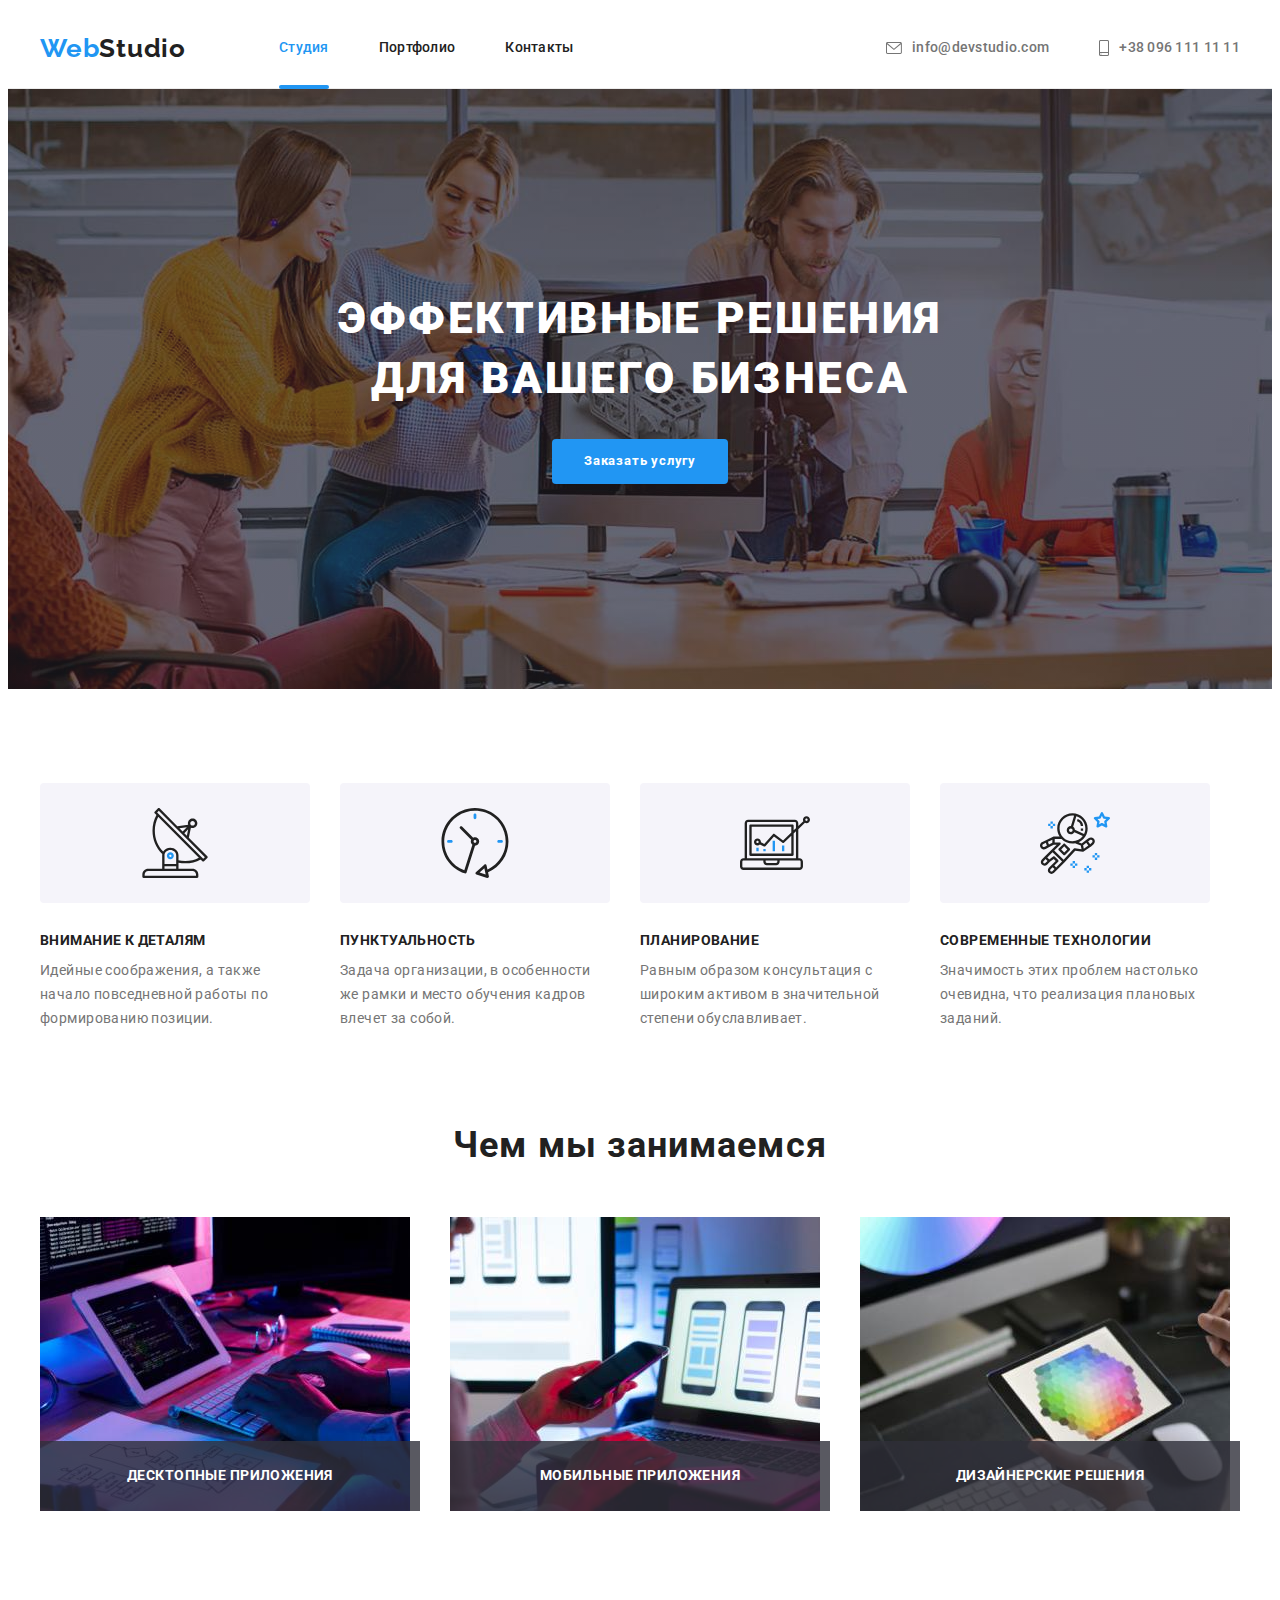
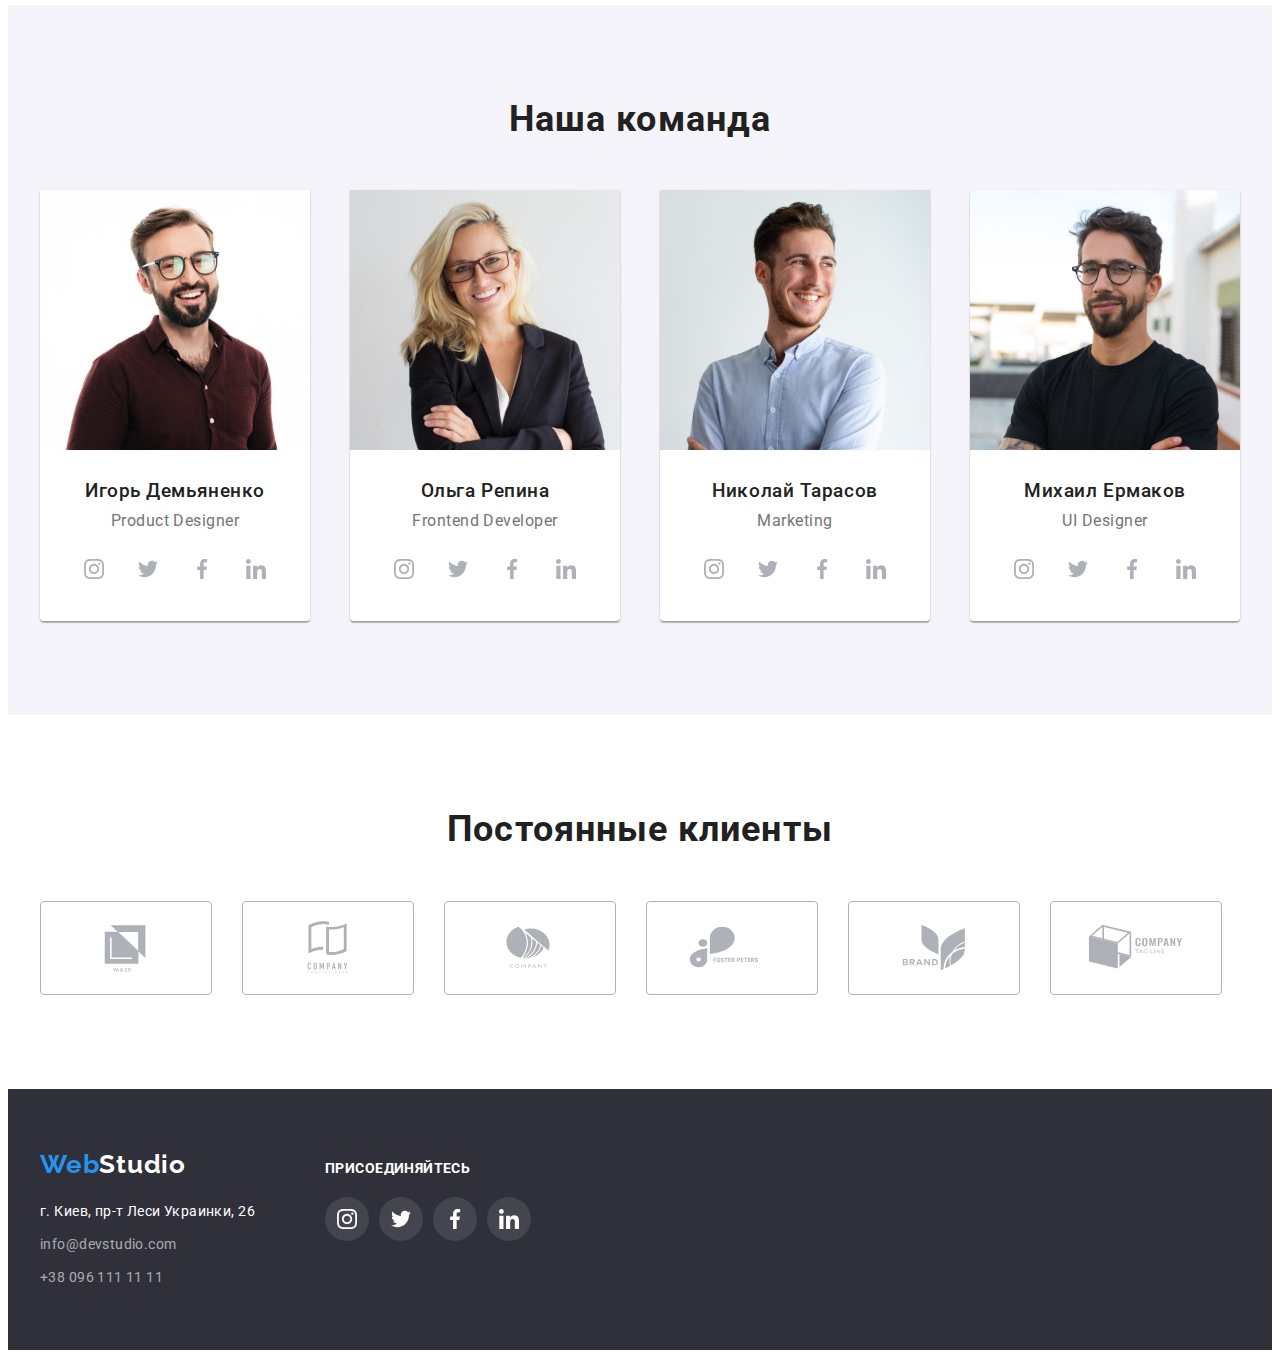
<file: index.html>
<!DOCTYPE html>
<html lang="ru">
  <head>
    <meta charset="UTF-8" />
    <meta http-equiv="X-UA-Compatible" content="IE=edge" />
    <meta name="viewport" content="width=h, initial-scale=1.0" />
    <title>Document</title>
    <link rel="preconnect" href="https://fonts.googleapis.com" />
    <link rel="preconnect" href="https://fonts.gstatic.com" crossorigin />
    <link
      href="https://fonts.googleapis.com/css2?family=Raleway:wght@700&family=Roboto:wght@400;500;700;900&display=swap"
      rel="stylesheet"
    />

    <link
      rel="stylesheet"
      href="https://cdnjs.cloudflare.com/ajax/libs/modern-normalize/1.1.0/modern-normalize.min.css"
      integrity="sha512-wpPYUAdjBVSE4KJnH1VR1HeZfpl1ub8YT/NKx4PuQ5NmX2tKuGu6U/JRp5y+Y8XG2tV+wKQpNHVUX03MfMFn9Q=="
      crossorigin="anonymous"
      referrerpolicy="no-referrer"
    />

    <link rel="stylesheet" href="./css/styles.css" />
  </head>

  <body>
    <header class="header">
      <div class="container header-container">
        <nav class="header-navigation">
          <a class="header-logo link" href="/"
            >Web<span class="span-logo">Studio</span>
          </a>

          <ul class="header-list list">
            <li class="item">
              <a class="header-item link current" href="./index.html">Студия</a>
            </li>
            <li class="item">
              <a class="header-item link" href="./portfolio.html">Портфолио</a>
            </li>
            <li class="item">
              <a class="header-item link" href="">Контакты</a>
            </li>
          </ul>
        </nav>

        
          <ul class="contact-list list">
            <li class="item contact-item">
              <a class="header-contact link" href="mailto:info@devstudio.com"
                > <svg class="item-svg" width="16" height="12">
                  <use href="./images/symbol-defs.svg#icon-envelope-1"></use>
                </svg>info@devstudio.com</a>
                
              
            </li>
            <li class="item contact-item">
              <a class="header-contact link" href="tel:+380961111111"
                > <svg class="item-svg" width="10" height="16">
                  <use href="./images/symbol-defs.svg#icon-smartphone-1"></use>
                </svg>+38 096 111 11 11</a
              >
            </li>
          </ul>
        
      </div>
    </header>

    <main>
      <!--   Hero    -->

      <section class="hero">
        <div class="container-hero">
          <h1 class="hero-title">
            Эффективные решения <br />
            для вашего бизнеса
          </h1>
          <button class="hero-button cursor" type="button" data-modal-open>
            Заказать услугу
          </button>
        </div>
      </section>

      <!-- Features  -->

      <section class="features-section section">
        <div class="container">
          <h2 class="visually-hidden">Особливості</h2>
          <ul class="features list">
            <li class="features-list ">
              <div class="icon-delivery">
                <svg  height="70" width="70">
                  <use href="./images/symbol-defs.svg#icon-antenna"></use>
                </svg>
              </div>
              <h3 class="features-title">Внимание к деталям</h3>
              <p class="features-text">
                Идейные соображения, а также начало повседневной работы по
                формированию позиции.
              </p>
            </li>

            <li class="features-list">
              <div class="icon-delivery">
                <svg height="70" width="70">
                  <use href="./images/symbol-defs.svg#icon-clock"></use>
                </svg>
              </div>
              <h3 class="features-title">Пунктуальность</h3>
              <p class="features-text">
                Задача организации, в особенности же рамки и место обучения
                кадров влечет за собой.
              </p>
            </li>

            <li class="features-list">
              <div class="icon-delivery">
                <svg height="70" width="70">
                  <use href="./images/symbol-defs.svg#icon-diagram" ></use>
                </svg>
              </div>
              <h3 class="features-title">Планирование</h3>
              <p class="features-text">
                Равным образом консультация с широким активом в значительной
                степени обуславливает.
              </p>
            </li>

            <li class="features-list">
              <div class="icon-delivery">
                <svg height="70" width="70">
                  <use href="./images/symbol-defs.svg#icon-astronaut"></use>
                </svg>
              </div>
              <h3 class="features-title">Современные технологии</h3>
              <p class="features-text">
                Значимость этих проблем настолько очевидна, что реализация
                плановых заданий.
              </p>
            </li>
          </ul>
        </div>
      </section>

      <!--Чем ми занимаемся-->
      
      <section class="employment">
        <div class="container">
          <h2 class="employment-title">Чем мы занимаемся</h2>
          <ul class="employment-list list">
            <li class="employment-item">
              <img
                src="./images/keyboard.jpg"
                alt="клавиатура"
                width="370"
                height="294"
              />

              <div class="employment-position">
                <p class="employment-text">Десктопные приложения</p>
              </div>
            </li>
            <li class="employment-item">
              <img
                src="./images/laptop.jpg"
                alt="ноутбук"
                width="370"
                height="294"
              />

              <div class="employment-position">
                <p class="employment-text">Мобильные приложения</p>
              </div>
            </li>
            <li class="employment-item">
              <img
                src="./images/tablet.jpg"
                alt="планшет"
                width="370"
                height="294"
              />

              <div class="employment-position">
                <p class="employment-text">Дизайнерские решения</p>
              </div>
            </li>
          </ul>
        </div>
      </section>

      <!--наша команда-->

      <section class="team section">
        <div class="container">
          <h2 class="team-title">Наша команда</h2>

          <ul class="team-list list">
            <li class="team-item">
              <img
                src="./images/igor.jpg"
                alt="Игорь"
                width="270"
                height="260"
              />
              <div class="team-pading">
                <h3 class="team-item-name">Игорь Демьяненко</h3>
                <p class="team-item-text" lang="en">Product Designer</p>

                <ul class="team-social list social">
                  <li class="team-social-item">
                    <a href="" class="team-social-link">
                      <svg class="social-link" width="20" height="20">
                        <use href="./images/symbol-defs.svg#icon-instagram"></use>
                      </svg>
                    </a>
                  </li>
                  <li class="team-social-item">
                    <a href="" class="team-social-link">
                      <svg class="social-link" width="20" height="20">
                        <use href="./images/symbol-defs.svg#icon-twetter"></use>
                      </svg>
                    </a>
                  </li>
                  <li class="team-social-item">
                    <a href="" class="team-social-link">
                      <svg class="social-link" width="20" height="20">
                        <use href="./images/symbol-defs.svg#icon-facebook"></use>
                      </svg>
                    </a>
                  </li>
                  <li class="team-social-item">
                    <a href="" class="team-social-link">
                      <svg class="social-link" width="20" height="20">
                        <use href="./images/symbol-defs.svg#icon-linkedin"></use>
                      </svg>
                    </a>
                  </li>
                </ul>
              </div>
            </li>

            <li class="team-item">
              <img
                src="./images/olga.jpg"
                alt="Ольга"
                width="270"
                height="260"
              />
              <div class="team-pading">
                <h3 class="team-item-name">Ольга Репина</h3>
                <p class="team-item-text" lang="en">Frontend Developer</p>
                
                <ul class="team-social list social">
                  <li class="team-social-item">
                    <a href="" class="team-social-link">
                      <svg class="social-link" width="20" height="20">
                        <use href="./images/symbol-defs.svg#icon-instagram"></use>
                      </svg>
                    </a>
                  </li>
                  <li class="team-social-item">
                    <a href="" class="team-social-link">
                      <svg class="social-link" width="20" height="20">
                        <use href="./images/symbol-defs.svg#icon-twetter"></use>
                      </svg>
                    </a>
                  </li>
                  <li class="team-social-item">
                    <a href="" class="team-social-link">
                      <svg class="social-link" width="20" height="20">
                        <use href="./images/symbol-defs.svg#icon-facebook"></use>
                      </svg>
                    </a>
                  </li>
                  <li class="team-social-item">
                    <a href="" class="team-social-link">
                      <svg class="social-link" width="20" height="20">
                        <use href="./images/symbol-defs.svg#icon-linkedin"></use>
                      </svg>
                    </a>
                  </li>
                </ul>
              </div>
            </li>

            <li class="team-item">
              <img
                src="./images/nicholas.jpg"
                alt="Николай"
                width="270"
                height="260"
              />
              <div class="team-pading">
                <h3 class="team-item-name">Николай Тарасов</h3>
                <p class="team-item-text" lang="en">Marketing</p>
                
                <ul class="team-social list social">
                  <li class="team-social-item">
                    <a href="" class="team-social-link">
                      <svg class="social-link" width="20" height="20">
                        <use href="./images/symbol-defs.svg#icon-instagram"></use>
                      </svg>
                    </a>
                  </li>
                  <li class="team-social-item">
                    <a href="" class="team-social-link">
                      <svg class="social-link" width="20" height="20">
                        <use href="./images/symbol-defs.svg#icon-twetter"></use>
                      </svg>
                    </a>
                  </li>
                  <li class="team-social-item">
                    <a href="" class="team-social-link">
                      <svg class="social-link" width="20" height="20">
                        <use href="./images/symbol-defs.svg#icon-facebook"></use>
                      </svg>
                    </a>
                  </li>
                  <li class="team-social-item">
                    <a href="" class="team-social-link">
                      <svg class="social-link" width="20" height="20">
                        <use href="./images/symbol-defs.svg#icon-linkedin"></use>
                      </svg>
                    </a>
                  </li>
                </ul>
              </div>
            </li>

            <li class="team-item">
              <img
                src="./images/mykhailo.jpg"
                alt="Михаил"
                width="270"
                height="260"
              />
              <div class="team-pading">
                <h3 class="team-item-name">Михаил Ермаков</h3>
                <p class="team-item-text" lang="en">UI Designer</p>
                
                <ul class="team-social list social">
                  <li class="team-social-item">
                    <a href="" class="team-social-link">
                      <svg class="social-link" width="20" height="20">
                        <use href="./images/symbol-defs.svg#icon-instagram"></use>
                      </svg>
                    </a>
                  </li>
                  <li class="team-social-item">
                    <a href="" class="team-social-link">
                      <svg class="social-link" width="20" height="20">
                        <use href="./images/symbol-defs.svg#icon-twetter"></use>
                      </svg>
                    </a>
                  </li>
                  <li class="team-social-item">
                    <a href="" class="team-social-link">
                      <svg class="social-link" width="20" height="20">
                        <use href="./images/symbol-defs.svg#icon-facebook"></use>
                      </svg>
                    </a>
                  </li>
                  <li class="team-social-item">
                    <a href="" class="team-social-link">
                      <svg class="social-link" width="20" height="20">
                        <use href="./images/symbol-defs.svg#icon-linkedin"></use>
                      </svg>
                    </a>
                  </li>
                </ul>
              </div>
            </li>
          </ul>
        </div>
      </section>
    </main>

    <!--    Client   -->

    <section class="client section">
      <div class="container">
        <h2 class="client-title">Постоянные клиенты</h2>
        <ul class="client-list list">
          <li class="client-item">
            <a class="client-link link" href="">
              <svg class="client-icon" width="106" height="60">
                <use href="./images/symbol-defs.svg#icon-Logo"></use>
              </svg>
            </a>
          </li>
          <li class="client-item">
            <a class="client-link link" href="">
              <svg class="client-icon" width="106" height="60">
                <use href="./images/symbol-defs.svg#icon-Logo-1-1"></use>
              </svg>
            </a>
          </li>
          <li class="client-item">
            <a class="client-link link" href="">
              <svg class="client-icon" width="106" height="60">
                <use href="./images/symbol-defs.svg#icon-Logo-2-1"></use>
              </svg>
            </a>
          </li>
          <li class="client-item">
            <a class="client-link link" href="">
              <svg class="client-icon" width="106" height="60">
                <use href="./images/symbol-defs.svg#icon-Logo-3-1"></use>
              </svg>
            </a>
          </li>
          <li class="client-item">
            <a class="client-link link" href="">
              <svg class="client-icon" width="106" height="60">
                <use href="./images/symbol-defs.svg#icon-Logo-4-1"></use>
              </svg>
            </a>
          </li>
          <li class="client-item">
            <a class="client-link link" href="">
              <svg class="client-icon" width="106" height="60">
                <use href="./images/symbol-defs.svg#icon-Logo-5-1"></use>
              </svg>
            </a>
          </li>
        </ul>

      </div>
    </section>

    <!-- Footer -->

    <footer class="footer">
      <div class="container footer-container-general">
        <div class=" footer-container">
          <a class="footer-logo link" href="/"
            >Web<span class="span-logo-footer">Studio</span></a
          >
  
          <address class="address-contacts">
            <p class="addres-text">г. Киев, пр-т Леси Украинки, 26</p>
            <ul class="addres-list list">
              <li class="addres-item">
                <a class="addres-mail link" href="mailto:info@devstudio.com"
                  >info@devstudio.com</a
                >
              </li>
              <li class="addres-item-tel">
                <a class="addres-tel link" href="tel:+380961111111"
                  >+38 096 111 11 11</a
                >
              </li>
            </ul>
          </address>
        </div>

        <div class="social-footer-container">
          <p class="footer-title">присоединяйтесь</p>
          <ul class="team-footer list ">
            <li class="team-footer-item">
              <a href="" class="team-footer-link">
                <svg class="footer-link" width="20" height="20">
                  <use href="./images/symbol-defs.svg#icon-instagram"></use>
                </svg>
              </a>
            </li>
            <li class="team-footer-item">
              <a href="" class="team-footer-link">
                <svg class="footer-link" width="20" height="20">
                  <use href="./images/symbol-defs.svg#icon-twetter"></use>
                </svg>
              </a>
            </li>
            <li class="team-footer-item">
              <a href="" class="team-footer-link">
                <svg class="footer-link" width="20" height="20">
                  <use href="./images/symbol-defs.svg#icon-facebook"></use>
                </svg>
              </a>
            </li>
            <li class="team-footer-item">
              <a href="" class="team-footer-link">
                <svg class="footer-link" width="20" height="20">
                  <use href="./images/symbol-defs.svg#icon-linkedin"></use>
                </svg>
              </a>
            </li>
          </ul>

        </div>
      </div>

    </footer>

    <!--   Модальне вікно   -->

    <div class="modal-window is-hidden" data-modal>
       <div class="modal">
         <button type="button" class="button-modal" data-modal-close>
           <svg class="button-modal-close" width="30" height="30">
             <use href="./images/symbol-defs.svg#icon-close-black-18dp-2-1-1"></use>
           </svg>
         </button>
       </div>
    </div>
     
    <script src="./js/modal.js"></script>
  </body>
</html>
</file>
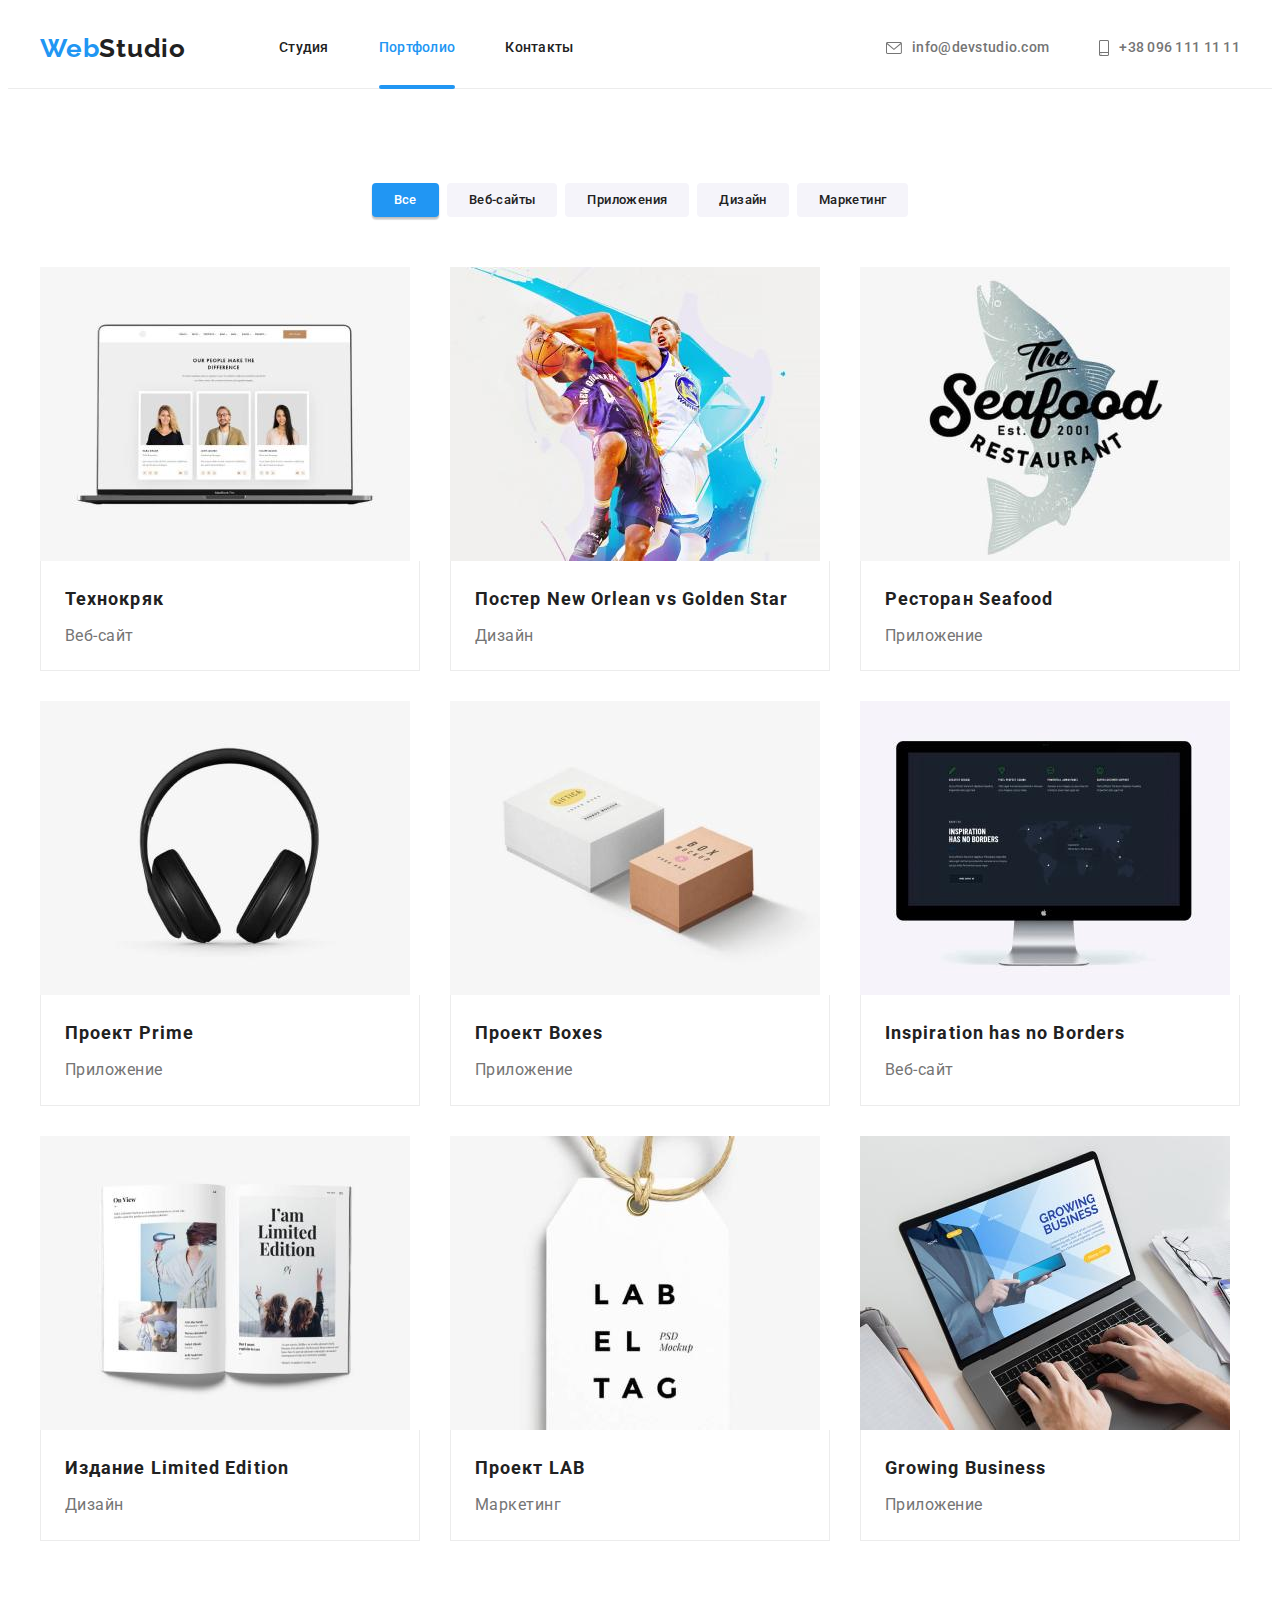
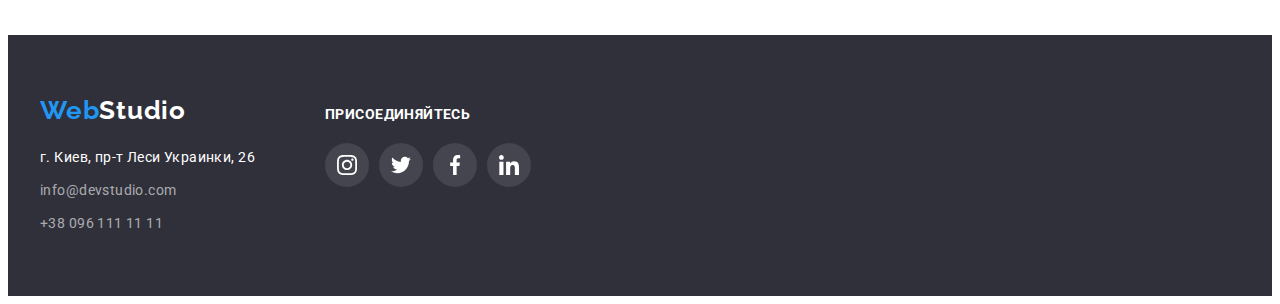
<file: portfolio.html>
<!DOCTYPE html>
<html lang="ru">
  <head>
    <meta charset="UTF-8" />
    <meta http-equiv="X-UA-Compatible" content="IE=edge" />
    <meta name="viewport" content="width=h, initial-scale=1.0" />
    <title>Document</title>
    <link rel="preconnect" href="https://fonts.googleapis.com" />
    <link rel="preconnect" href="https://fonts.gstatic.com" crossorigin />
    <link
      href="https://fonts.googleapis.com/css2?family=Raleway:wght@700&family=Roboto:wght@400;500;700;900&display=swap"
      rel="stylesheet"
    />
    <link
      rel="stylesheet"
      href="https://cdnjs.cloudflare.com/ajax/libs/modern-normalize/1.1.0/modern-normalize.min.css"
      integrity="sha512-wpPYUAdjBVSE4KJnH1VR1HeZfpl1ub8YT/NKx4PuQ5NmX2tKuGu6U/JRp5y+Y8XG2tV+wKQpNHVUX03MfMFn9Q=="
      crossorigin="anonymous"
      referrerpolicy="no-referrer"
    />
    
    <link rel="stylesheet" href="./css/styles.css" />
  </head>

  <body>
    <!--Header-->

    <header class="header">
      <div class="container header-container">
        <nav class="header-navigation">
          <a class="header-logo link" href="/"
            >Web<span class="span-logo">Studio</span>
          </a>

          <ul class="header-list list">
            <li class="item">
              <a class="header-item link" href="./index.html">Студия</a>
            </li>
            <li class="item">
              <a class="header-item link current" href="./portfolio.html"
                >Портфолио</a
              >
            </li>
            <li class="item">
              <a class="header-item link" href="">Контакты</a>
            </li>
          </ul>
        </nav>

        
          <ul class="contact-list list">
            <li class=" item contact-item">
              <a class="header-contact link" href="mailto:info@devstudio.com"
                ><svg class="item-svg" width="16" height="12">
                  <use href="./images/symbol-defs.svg#icon-envelope-1"></use>
                </svg>info@devstudio.com </a
              >
            </li>
            <li class="item contact-item">
              <a class="header-contact link" href="tel:+380961111111"
                ><svg class="item-svg" width="10" height="16">
                  <use href="./images/symbol-defs.svg#icon-smartphone-1"></use>
                </svg>+38 096 111 11 11</a
              >
            </li>
          </ul>
        
      </div>
    </header>

    <main>
      <!--Портфоліо-->

      <section class="section-portfolio section">
        <div class="container">
          <h1 class="visually-hidden">Портфоліо</h1>
          <ul class="list button-list">
            <li class="button-item">
              <button class="portfolio-button current cursor" type="button">
                Все
              </button>
            </li>
            <li class="button-item">
              <button class="portfolio-button cursor" type="button">
                Веб-сайты
              </button>
            </li>
            <li class="button-item">
              <button class="portfolio-button cursor" type="button">
                Приложения
              </button>
            </li>
            <li class="button-item">
              <button class="portfolio-button cursor" type="button">
                Дизайн
              </button>
            </li>
            <li class="button-item">
              <button class="portfolio-button cursor" type="button">
                Маркетинг
              </button>
            </li>
          </ul>


         

          <ul class="portfolio-list list">
            <li class="portfolio-item cursor">
              <a class="portfolio-link link" href="">

                <div class="portfolio-position">
                 <img src="./images/ноут.jpg" alt="ноут" width="370" />
                  <p class="portfolio-position-text">Технокряк это современная площадка распространения коронавируса. Компании используют эту платформу для цифрового шпионажа и атак на защищённые сервера конкурентов.</p>
                </div>

                <div class="portfolio-padding">
                  <h2 class="portfolio-title">Технокряк</h2>
                  <p class="portfolio-text">Веб-сайт</p>
                </div>
              </a>
            </li>
            <li class="portfolio-item cursor">
               <a class="portfolio-link link" href="">

                <div class="portfolio-position">
                  <img src="./images/баскетбол.jpg" alt="баскетбол" width="370" />
                   <p class="portfolio-position-text">Технокряк это современная площадка распространения коронавируса. Компании используют эту платформу для цифрового шпионажа и атак на защищённые сервера конкурентов.</p>
                 </div>
                
                <div class="portfolio-padding">
                  <h2 class="portfolio-title">
                    Постер New Orlean vs Golden Star
                  </h2>
                  <p class="portfolio-text">Дизайн</p>
                </div>
               </a>              
            </li>
            <li class="portfolio-item cursor">
              <a class="portfolio-link link" href="">

                <div class="portfolio-position">
                  <img src="./images/seafood.jpg" alt="seafood" width="370" />
                   <p class="portfolio-position-text">Технокряк это современная площадка распространения коронавируса. Компании используют эту платформу для цифрового шпионажа и атак на защищённые сервера конкурентов.</p>
                 </div>
                
              <div class="portfolio-padding">
                <h2 class="portfolio-title">Ресторан Seafood</h2>
                <p class="portfolio-text">Приложение</p>
              </div>
              </a>
            </li>
            <li class="portfolio-item cursor">
              <a class="portfolio-link link" href="">

                <div class="portfolio-position">
                  <img src="./images/навушники.jpg" alt="навушники" width="370" />
                   <p class="portfolio-position-text">Технокряк это современная площадка распространения коронавируса. Компании используют эту платформу для цифрового шпионажа и атак на защищённые сервера конкурентов.</p>
                 </div>
                
              <div class="portfolio-padding">
                <h2 class="portfolio-title">Проект Prime</h2>
                <p class="portfolio-text">Приложение</p>
              </div>
              </a>
            </li>
            <li class="portfolio-item cursor">
             <a class="portfolio-link link" href="">

              <div class="portfolio-position">
                <img src="./images/цегла.jpg" alt="цегла" width="370" />
                 <p class="portfolio-position-text">Технокряк это современная площадка распространения коронавируса. Компании используют эту платформу для цифрового шпионажа и атак на защищённые сервера конкурентов.</p>
               </div>
              
              <div class="portfolio-padding">
                <h2 class="portfolio-title">Проект Boxes</h2>
                <p class="portfolio-text">Приложение</p>
              </div>
             </a>
            </li>
            <li class="portfolio-item cursor">
              <a class="portfolio-link link" href="">

                <div class="portfolio-position">
                  <img src="./images/монітор.jpg" alt="монітор" width="370" />
                   <p class="portfolio-position-text">Технокряк это современная площадка распространения коронавируса. Компании используют эту платформу для цифрового шпионажа и атак на защищённые сервера конкурентов.</p>
                 </div>
                
              <div class="portfolio-padding">
                <h2 class="portfolio-title">Inspiration has no Borders</h2>
                <p class="portfolio-text">Веб-сайт</p>
              </div>
              </a>
            </li>
            <li class="portfolio-item cursor">
              <a class="portfolio-link link" href="">

                <div class="portfolio-position">
                  <img src="./images/книжка.jpg" alt="книжка" width="370" />
                   <p class="portfolio-position-text">Технокряк это современная площадка распространения коронавируса. Компании используют эту платформу для цифрового шпионажа и атак на защищённые сервера конкурентов.</p>
                 </div>
                
              <div class="portfolio-padding">
                <h2 class="portfolio-title">Издание Limited Edition</h2>
                <p class="portfolio-text">Дизайн</p>
              </div>
              </a>
            </li>
            <li class="portfolio-item cursor">
              <a class="portfolio-link link" href="">

                <div class="portfolio-position">
                  <img src="./images/лейба.jpg" alt="лейба" width="370" />
                   <p class="portfolio-position-text">Технокряк это современная площадка распространения коронавируса. Компании используют эту платформу для цифрового шпионажа и атак на защищённые сервера конкурентов.</p>
                 </div>
                
              <div class="portfolio-padding">
                <h2 class="portfolio-title">Проект LAB</h2>
                <p class="portfolio-text">Маркетинг</p>
              </div>
              </a>
            </li>
            <li class="portfolio-item cursor">
              <a class="portfolio-link link" href="">

                <div class="portfolio-position">
                  <img src="./images/комп.jpg" alt="комп" width="370" />
                   <p class="portfolio-position-text">Технокряк это современная площадка распространения коронавируса. Компании используют эту платформу для цифрового шпионажа и атак на защищённые сервера конкурентов.</p>
                 </div>
                
              <div class="portfolio-padding">
                <h2 class="portfolio-title">Growing Business</h2>
                <p class="portfolio-text">Приложение</p>
              </div>
              </a>
            </li>
          </ul>
        </div>
      </section>
    </main>

    <!--Footer-->

    <footer class="footer">
      <div class="container footer-container-general">
        <div class=" footer-container">
          <a class="footer-logo link" href="/"
            >Web<span class="span-logo-footer">Studio</span></a
          >
  
          <address class="address-contacts">
            <p class="addres-text">г. Киев, пр-т Леси Украинки, 26</p>
            <ul class="addres-list list">
              <li class="addres-item">
                <a class="addres-mail link" href="mailto:info@devstudio.com"
                  >info@devstudio.com</a
                >
              </li>
              <li class="addres-item-tel">
                <a class="addres-tel link" href="tel:+380961111111"
                  >+38 096 111 11 11</a
                >
              </li>
            </ul>
          </address>
        </div>

        <div class="social-footer-container">
          <h3 class="footer-title">присоединяйтесь</h3>
          <ul class="team-footer list ">
            <li class="team-footer-item">
              <a href="" class="team-footer-link">
                <svg class="footer-link" width="20" height="20">
                  <use href="./images/symbol-defs.svg#icon-instagram"></use>
                </svg>
              </a>
            </li>
            <li class="team-footer-item">
              <a href="" class="team-footer-link">
                <svg class="footer-link" width="20" height="20">
                  <use href="./images/symbol-defs.svg#icon-twetter"></use>
                </svg>
              </a>
            </li>
            <li class="team-footer-item">
              <a href="" class="team-footer-link">
                <svg class="footer-link" width="20" height="20">
                  <use href="./images/symbol-defs.svg#icon-facebook"></use>
                </svg>
              </a>
            </li>
            <li class="team-footer-item">
              <a href="" class="team-footer-link">
                <svg class="footer-link" width="20" height="20">
                  <use href="./images/symbol-defs.svg#icon-linkedin"></use>
                </svg>
              </a>
            </li>
          </ul>

        </div>
      </div>

    </footer>
  </body>
</html>
</file>
<file: css/styles.css>
:root {
  --primary-text-color: #757575;
  --second-text-color: #212121;
  --fourth-text-color: #ffffff;
  --accent-color: #2196f3;
  --button-color: #f5f4fa;
}

body {
  font-family: 'Roboto', sans-serif;
  background-color: var(--fourth-text-color);
}

h1,
h2,
h3,
h4,
ul,
p {
  margin-top: 0px;
  margin-bottom: 0px;
  padding-left: 0px;
}

.section {
  padding-top: 94px;
  padding-bottom: 94px;
}

img {
  display: block;
}

.list {
  list-style: none;
}

.link {
  text-decoration: none;
}

.container {
  width: 1200px;
  padding-left: 15px;
  padding-right: 15px;
  margin: 0 auto;
}

/* ----------- header ------------- */

.header {
  border-bottom-width: 1px;
  border-bottom-style: solid;
  border-bottom-color: #ececec;
}

.header-container {
  display: flex;
  align-items: center;
}

.header-navigation {
  display: flex;
  align-items: center;
}

.header-logo {
  padding-top: 24px;
  padding-bottom: 24px;

  font-family: Raleway, sans-serif;
  font-weight: 700;
  font-size: 26px;
  line-height: 1.19;
  letter-spacing: 0.03em;
  color: var(--accent-color);
}

.span-logo {
  color: var(--second-text-color);
}

.header-list {
  display: flex;
  margin-left: 93px;
  padding-left: 0px;
}

.header-list .item:not(:last-child) {
  margin-right: 50px;
}

.header-item {
  display: block;
  padding-top: 32px;
  padding-bottom: 32px;

  font-weight: 500;
  font-size: 14px;
  line-height: 1.14;
  letter-spacing: 0.02em;
  color: var(--second-text-color);

  transition-property: color;
  transition-duration: 250ms;
  transition-timing-function: cubic-bezier(0.4, 0, 0.2, 1);
}

.header-item:hover,
.header-item:focus {
  color: var(--accent-color);
}

.header-contact:hover,
.header-contact:focus {
  color: var(--accent-color);
}

.header-contact:hover .item-svg,
.header-contact:focus .item-svg {
  fill: var(--accent-color);
}

.header-item.current {
  color: var(--accent-color);
}

.item {
  position: relative;
}

.header-item.current::after {
  content:'';
  display: block;
  height: 4px;
  width: 100%;
  background: var(--accent-color);
  border-radius: 2px;

  position: absolute;
  bottom: -1px;
}

.contact-list {
  display: flex;
  text-align: center;
  margin-left: auto;
}

.contact-list .item + .item {
  margin-left: 50px;
}

.item-svg {
  margin-right: 10px;
  fill: var(--primary-text-color);

  transition-property: fill;
  transition-duration: 250ms;
  transition-timing-function: cubic-bezier(0.4, 0, 0.2, 1);
}

.header-contact {
  display: flex;
  align-items: center;

  font-weight: 500;
  font-size: 14px;
  line-height: 1.14;
  letter-spacing: 0.02em;
  color: var(--primary-text-color);

  padding-top: 32px;
  padding-bottom: 32px;

  transition-property: color ;
  transition-duration: 250ms;
  transition-timing-function: cubic-bezier(0.4, 0, 0.2, 1);
}

/* --------hero--------------- */

.hero {
  background-color: #2f303a;
  text-align: center;
  max-width: 1600px;
  height: 600px;
  margin-left: auto;
  margin-right: auto;
  background-image: linear-gradient(
      to right,
      rgba(47, 48, 58, 0.4),
      rgba(47, 48, 58, 0.4)
    ),
    url(../images/hero.jpg);
  background-repeat: no-repeat;
  background-position: center;
  background-size: cover;
}

.container-hero {
  padding-top: 200px;
  padding-bottom: 200px;
}

.hero-title {
  margin-top: 0px;
  margin-bottom: 30px;

  font-weight: 900;
  font-size: 44px;
  line-height: 1.36;
  letter-spacing: 0.06em;

  color: var(--fourth-text-color);
}

.hero-title {
  text-transform: uppercase;
}

/* -- button--- */

.hero-button {
  border-radius: 4px;
  border: none;
  padding: 10px 32px;

  font-family: Roboto;
  font-weight: 700;
  line-height: 1.87;
  letter-spacing: 0.06em;
  color: var(--fourth-text-color);
  background-color: var(--accent-color);

  transition: color 250ms cubic-bezier(0.4, 0, 0.2, 1), background-color 250ms cubic-bezier(0.4, 0, 0.2, 1);
}

.hero-button:hover,
.hero-button:focus {
  color: var(--second-text-color);
  background-color: var(--button-color);
}

.cursor {
  cursor: pointer;
}

/* ------Features--------- */

.visually-hidden {
  position: absolute;
  white-space: nowrap;
  width: 1px;
  height: 1px;
  overflow: hidden;
  border: 0;
  padding: 0;
  clip: rect(0 0 0 0);
  clip-path: inset(50%);
  margin: -1px;
}

.features {
  display: flex;
  padding-left: 0px;
}

.features-list:not(:last-child) {
  margin-right: 30px;
}

.features-list {
  margin-top: 0px;
  margin-bottom: 0px;
  width: 270px;
}

.icon-delivery {
  display: block;
  width: 270px;
  height: 120px;
  background-color: #f5f4fa;
  border-radius: 4px;
  margin-bottom: 30px;
  
  display: flex;
  justify-content: center;
  align-items: center;

  background-size: contain;
  background-repeat: no-repeat;
  background-position: center;
}

.features-title {
  margin-top: 0px;
  margin-bottom: 10px;

  font-weight: 700;
  font-size: 14px;
  line-height: 1.14;
  letter-spacing: 0.03em;
  color: var(--second-text-color);
}

.features-title {
  text-transform: uppercase;
}

.features-text {
  margin-top: 0px;
  margin-bottom: 0px;

  font-size: 14px;
  line-height: 1.71;
  letter-spacing: 0.03em;
  color: var(--primary-text-color);
}

/* -------Чем ми занимаемся------- */

.employment {
  padding-bottom: 94px;
}

.employment-list {
  display: flex;
  margin-left: -30px;
}

.employment-item {
  flex-basis: calc((100% - 3 * 30px) / 3);
  margin-left: 30px;
  position: relative;
}

.employment-title {
  font-weight: 700;
  font-size: 36px;
  line-height: 1.16;
  letter-spacing: 0.03em;
  color: var(--second-text-color);
  margin-bottom: 50px;
  text-align: center;
}

.employment-text {
  font-weight: bold;
  font-size: 14px;
  line-height: 1.14;
  text-align: center;
  letter-spacing: 0.03em;
  text-transform: uppercase;
  color: var(--fourth-text-color);
}

.employment-position {
  background: rgba(47, 48, 58, 0.8);
  /* padding-top: 27px;
  padding-bottom: 27px; */
  
  min-height: 70px;
  display: flex;
  justify-content: center;
  align-items: center;

  position: absolute;
  width: 100%;
  bottom: 0;
}

/* --------Наша команда---------- */

.team {
  background-color: #f5f4fa;
}

.team-title {
  font-weight: 700;
  font-size: 36px;
  line-height: 1.16;
  letter-spacing: 0.03em;
  color: var(--second-text-color);
  margin-bottom: 50px;
  text-align: center;
}

.team-list {
  display: flex;
  justify-content: space-between;
}

.team-pading {
  padding-top: 30px;
  padding-bottom: 30px;
  border: none;
  border-bottom-left-radius: 4px;
  border-bottom-right-radius: 4px;
  background-color: #ffffff;
}

.team-item {
  text-align: center;
  border-radius: 0px 0px 4px 4px;
  box-shadow: 0px 1px 3px rgba(0, 0, 0, 0.12), 0px 1px 1px rgba(0, 0, 0, 0.14),
    0px 2px 1px rgba(0, 0, 0, 0.2);
}

.team-item-name {
  font-weight: 500;
  margin-bottom: 10px;

  line-height: 1.18;
  letter-spacing: 0.03em;
  color: var(--second-text-color);
}

.team-item-text {
  line-height: 1.18;
  letter-spacing: 0.03em;
  color: var(--primary-text-color);
  margin-bottom: 16px;
}

.social {
  display: flex;
  justify-content: center;
}

.team-social-item {
  width: 44px;
  height: 44px;
  margin-right: 10px;
}

.team-social-item:last-child {
  margin-right: 0px;
}

.team-social-link {
  width: 100%;
  height: 100%;
  border-radius: 50%;
  display: flex;
  align-items: center;
  justify-content: center;
  color: #afb1b8;

  transition: background-color 250ms cubic-bezier(0.4, 0, 0.2, 1);
}

.social-link {
  fill: currentColor;

  transition: fill 250ms cubic-bezier(0.4, 0, 0.2, 1);
}

.team-social-link:hover,
.team-social-link:focus {
  background-color: var(--accent-color);
}

.team-social-link:hover .social-link,
.team-social-link:focus .social-link {
  fill: var(--fourth-text-color);
}

/* ------Client-------- */

.client-title {
  font-weight: 700;
  font-size: 36px;
  line-height: 1.16;
  letter-spacing: 0.03em;
  color: var(--second-text-color);
  margin-bottom: 50px;
  text-align: center;
}

.client-link {
  display: block;
  width: 170px;
  height: 92px;

  border: 1px solid #afb1b8;
  border-radius: 4px;
  color: #afb1b8;

  display: flex;
  align-items: center;
  justify-content: center;

  transition: border 250ms cubic-bezier(0.4, 0, 0.2, 1);
}

.client-list {
  display: flex;
}

.client-item:not(:last-child) {
  margin-right: 30px;
}

.client-icon {
  fill: currentColor;

  transition: fill 250ms cubic-bezier(0.4, 0, 0.2, 1);
}

.client-link:hover,
.client-link:focus {
  border: 1px solid var(--accent-color);
}

.client-link:hover .client-icon,
.client-link:focus .client-icon {
  fill: var(--accent-color);
}

/* --------Footer-------------- */

.footer {
  background-color: #2f303a;
  padding-top: 60px;
  padding-bottom: 60px;
}

.footer-logo {
  margin-bottom: 20px;
  display: inline-block;

  font-family: Raleway, sans-serif;
  font-weight: 700;
  font-size: 26px;
  line-height: 1.19;
  letter-spacing: 0.03em;
  color: var(--accent-color);
}

.span-logo-footer {
  color: var(--fourth-text-color);
}

.address-contacts {
  font-style: inherit;
}

.addres-text {
  margin-bottom: 9px;

  font-size: 14px;
  line-height: 1.71;
  letter-spacing: 0.03em;
  color: var(--fourth-text-color);
}

.addres-mail,
.addres-tel {
  display: inline-block;

  font-weight: 400;
  font-size: 14px;
  line-height: 1.71;
  letter-spacing: 0.03em;
  color: rgba(255, 255, 255, 0.6);

  transition-property: color;
  transition-duration: 250ms;
  transition-timing-function: cubic-bezier(0.4, 0, 0.2, 1);
}

.addres-item {
  margin-bottom: 9px;
}

.addres-mail:hover,
.addres-mail:focus,
.addres-tel:hover,
.addres-tel:focus {
  color: var(--accent-color);
}

.footer-container {
  margin-right: 70px;
}

.footer-title {
  font-weight: bold;
  font-size: 14px;
  line-height: 1.14;
  letter-spacing: 0.03em;
  text-transform: uppercase;
  color: var(--fourth-text-color);

  margin-bottom: 20px;
}

.team-footer {
  display: flex;
}

.footer-container-general {
  display: flex;
  align-items: baseline;
}

.team-footer-item {
  width: 44px;
  height: 44px;
  margin-right: 10px;
}

.team-footer-item:last-child {
  margin-right: 0px;
}

.team-footer-link {
  display: inline-block;
  width: 100%;
  height: 100%;
  background: rgba(255, 255, 255, 0.1);
  border-radius: 50%;
  display: flex;
  align-items: center;
  justify-content: center;
  color: var(--fourth-text-color);

  transition-property: background-color;
  transition-duration: 250ms;
  transition-timing-function: cubic-bezier(0.4, 0, 0.2, 1);
}

.footer-link {
  fill: currentColor;
}

.team-footer-link:hover,
.team-footer-link:focus {
  background-color: var(--accent-color);
}

/* .social-footer-container {
  padding-top: 12px;
} */

/* -------------Портфоліо------------- */

.portfolio-padding {
  padding: 20px 24px;

  border-bottom-width: 1px;
  border-bottom-style: solid;
  border-bottom-color: #ececec;

  border-right-width: 1px;
  border-right-style: solid;
  border-right-color: #ececec;

  border-left-width: 1px;
  border-left-style: solid;
  border-left-color: #ececec;
}

.button-list {
  display: flex;
  justify-content: center;
  margin-bottom: 50px;
}

.button-item:not(:last-child) {
  margin-right: 8px;
}

.portfolio-button {
  font-family: 'Roboto', sans-serif;
  font-weight: 500;
  line-height: 1.62;
  letter-spacing: 0.03em;
  border-radius: 4px;
  border: none;
  color: var(--second-text-color);
  background-color: #f5f4fa;

  padding: 6px 22px;

  transition-property: background-color, color, box-shadow;
  transition-duration: 250ms;
  transition-timing-function: cubic-bezier(0.4, 0, 0.2, 1);
}

.portfolio-button:hover,
.portfolio-button:focus {
  color: var(--button-color);
  background-color: var(--accent-color);
  box-shadow: 0px 3px 1px rgba(0, 0, 0, 0.1), 0px 1px 2px rgba(0, 0, 0, 0.08),
    0px 2px 2px rgba(0, 0, 0, 0.12);
}

.portfolio-button.current {
  background-color: var(--accent-color);
  color: var(--fourth-text-color);
  box-shadow: 0px 3px 1px rgba(0, 0, 0, 0.1), 0px 1px 2px rgba(0, 0, 0, 0.08),
    0px 2px 2px rgba(0, 0, 0, 0.12);
}

.portfolio-link {
  display: block;
  transition: box-shadow 250ms cubic-bezier(0.4, 0, 0.2, 1);
}

.portfolio-link:hover,
.portfolio-link:focus {
  box-shadow: 0px 1px 1px rgba(0, 0, 0, 0.12), 0px 4px 4px rgba(0, 0, 0, 0.06),
    1px 4px 6px rgba(0, 0, 0, 0.16);
    
}

.portfolio-link:hover .portfolio-position-text,
.portfolio-link:focus .portfolio-position-text {
  /* opacity: 1; */
  transform: translateY(0);
}

.portfolio-title {
  font-weight: 700;
  font-size: 18px;
  line-height: 2;
  letter-spacing: 0.06em;
  color: var(--second-text-color);
  margin-bottom: 4px;
}

.portfolio-text {
  line-height: 1.87;
  letter-spacing: 0.03em;
  color: var(--primary-text-color);
}

.portfolio-list {
  display: flex;
  flex-wrap: wrap;
}

.portfolio-item {
  width: calc((100% - 60px) / 3);
  margin-right: 30px;
  margin-bottom: 30px;
}

.portfolio-item:nth-child(3n) {
  margin-right: 0px;
}

.portfolio-item:nth-last-child(-n + 3) {
  margin-bottom: 0px;
}



.portfolio-position {
  position: relative;
  display: block;
  overflow: hidden;
}


.portfolio-position-text {
  background: rgba(33, 150, 243, 0.9);
  position: absolute;
  top: 0;
  left: 0;
  width: 100%;
  height: 100%;

  font-weight: normal;
  font-size: 18px;
  line-height: 1.56;
  letter-spacing: 0.03em;
  color: var(--fourth-text-color);

  padding: 63px 24px;

  transform: translateY(101%);

  transition: transform 250ms cubic-bezier(0.4, 0, 0.2, 1);

  /* opacity: 0; */
}

/* .portfolio-position-text:hover {
  opacity: 1;
} */




/*     ---Модальне вікно----     */

.modal-window {
  position: fixed;
  background: rgba(0, 0, 0, 0.2);
  top: 0;
  left: 0;
  height: 100%;
  width: 100%;

  opacity: 1;
  transition: opacity 250ms cubic-bezier(0.4, 0, 0.2, 1), visibility 250ms cubic-bezier(0.4, 0, 0.2, 1);
}

.modal {
  position: absolute;
  top: 50%;
  left: 50%;

  width: 528px;
  height: 581px;

  background-color: var(--fourth-text-color);
  box-shadow: 0px 1px 3px rgba(0, 0, 0, 0.12), 0px 1px 1px rgba(0, 0, 0, 0.14), 0px 2px 1px rgba(0, 0, 0, 0.2);
  border-radius: 4px;

  display: flex;
  justify-content: flex-end;

  transform: translate(-50%, -50%) scale(1);
  transition: transform 250ms cubic-bezier(0.4, 0, 0.2, 1);
}

.modal-window.is-hidden {
  visibility: hidden;
  opacity: 0;
  pointer-events: none;
}

.modal-window.is-hidden .modal {
  transform: translate(-50%, -50%) scale(0.1);
}

.button-modal {
  background-color: var(--fourth-text-color);
  height: 30px;
  width: 30px;
  border-radius: 50%;

  display: flex;
  align-items: center;
  justify-content: center;

  margin-top: 8px;
  margin-right: 8px;

  border: 1px solid rgba(0, 0, 0, 0.1);
}
</file>
